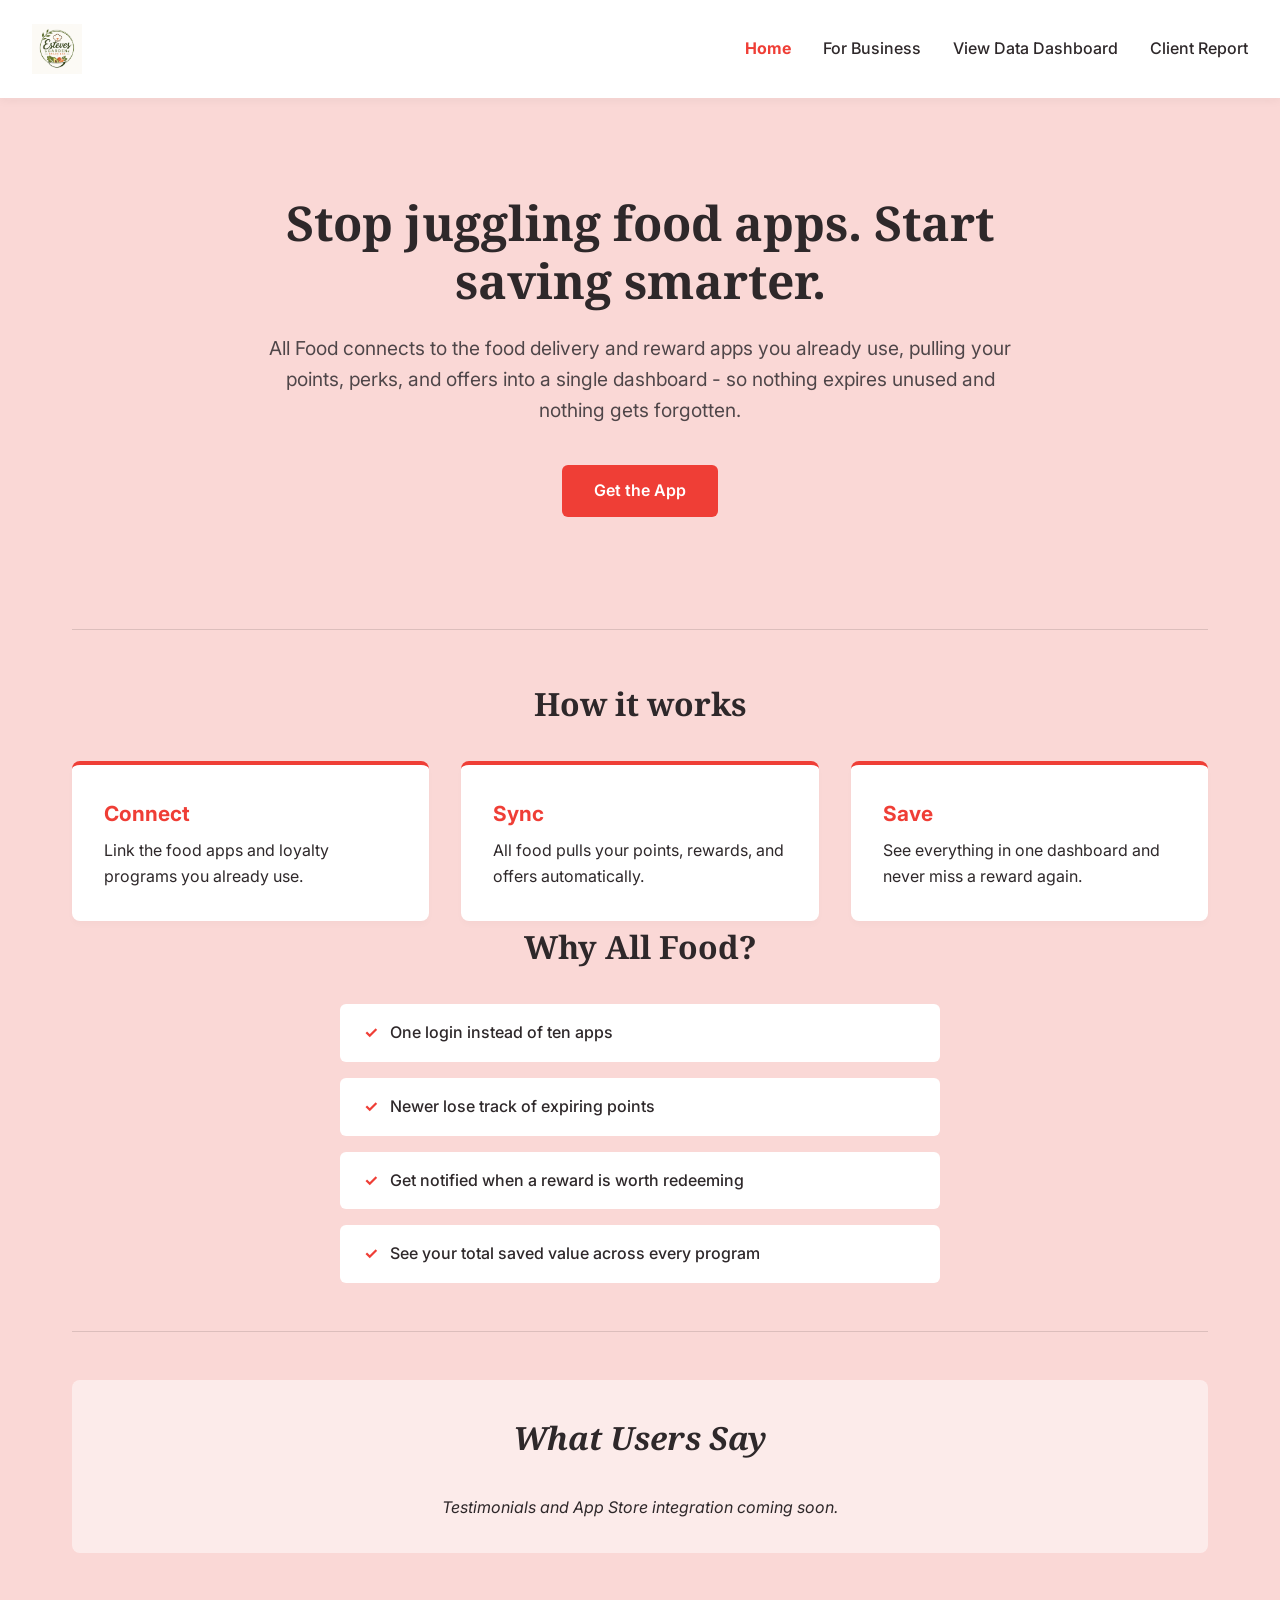
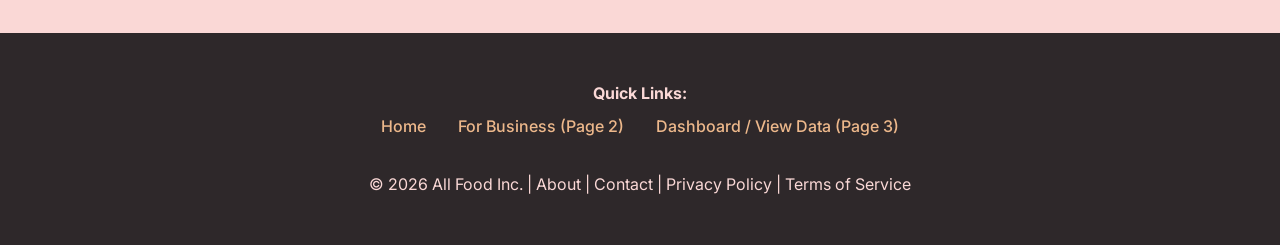
<file: index.html>
<!DOCTYPE html>
<html lang="en">
<head>
    <meta charset="UTF-8">
    <meta name="viewport" content="width=device-width, initial-scale=1.0">
    <link rel="stylesheet" href="styles.css">
    <title>All Food - Your Rewards, All in One Place</title>
    <link rel="preconnect" href="https://fonts.googleapis.com">
    <link rel="preconnect" href="https://fonts.gstatic.com" crossorigin="">
    <link href="https://fonts.googleapis.com/css2?family=Inter:wght@400;600&family=Noto+Serif:wght@700&display=swap"
        rel="stylesheet">
</head>
<body>

    <header>
        <!-- Website Logo -->
         <a href="index.html">
            <img src="images/logo.png" alt="All Food Logo - Star reward with fork and spoon circle layout">
         </a>
         <nav>
            <ul>
                <li><a href="index.html"><strong>Home</strong></a></li>
                <li><a href="signup.html">For Business</a></li>
                <li><a href="dashboard.html">View Data Dashboard</a></li>
                <li><a href="client-report.html">Client Report</a></li>
            </ul>
         </nav>
    </header>

    <main>
        <!-- Hero Section -->
         <section class="hero-section">
            <h1>Stop juggling food apps. Start saving smarter.</h1>
            <p>All Food connects to the food delivery and reward apps you already use, pulling your points, perks, and offers into a single dashboard - so nothing expires unused and nothing gets forgotten.</p>

            <!-- Primary CTA Button -->
             <div class="cta-container">
                <a href="#download" class="btn-primary">Get the App</a>
             </div>
         </section>

         <hr>

         <!-- How It Works Section (Ordered Sequence) -->
          <section class="how-it-works">
            <h2>How it works</h2>
            <ol>
                <li>
                    <strong>Connect</strong>
                    <p>Link the food apps and loyalty programs you already use.</p>
                </li>
                <li>
                    <strong>Sync</strong>
                    <p>All food pulls your points, rewards, and offers automatically.</p>
                </li>
                <li>
                    <strong>Save</strong>
                    <p>See everything in one dashboard and never miss a reward again.</p>
                </li>
            </ol>
          </section>


        <!-- Feature Benefits Section (Unordered List) -->
         <section class="why-choose-us">
            <h2>Why All Food?</h2>
            <ul>
                <li>One login instead of ten apps</li>
                <li>Newer lose track of expiring points</li>
                <li>Get notified when a reward is worth redeeming</li>
                <li>See your total saved value across every program</li>
            </ul>
         </section>


         <hr>


         <!-- Social Proof Section -->
          <section class="social-proof">
            <h2>What Users Say</h2>
            <!-- Reserve space for testimonials, app store rating badge, press mentions once available -->
            <!-- Do not publish placeholder quotes as if real — left blank until actual feedback is received -->
             <p><em>Testimonials and App Store integration coming soon.</em></p>
          </section>
    </main>

    <footer>
        <nav>
            <p><strong>Quick Links:</strong></p>
            <ul>
                <li><a href="index.html">Home</a></li>
                <li><a href="signup.html">For Business (Page 2)</a></li>
                <li><a href="dashboard.html">Dashboard / View Data (Page 3)</a></li>
            </ul>
        </nav>
        <p>&copy; 2026 All Food Inc. | About | Contact | Privacy Policy | Terms of Service</p>
    </footer>
    
</body>
</html>
</file>
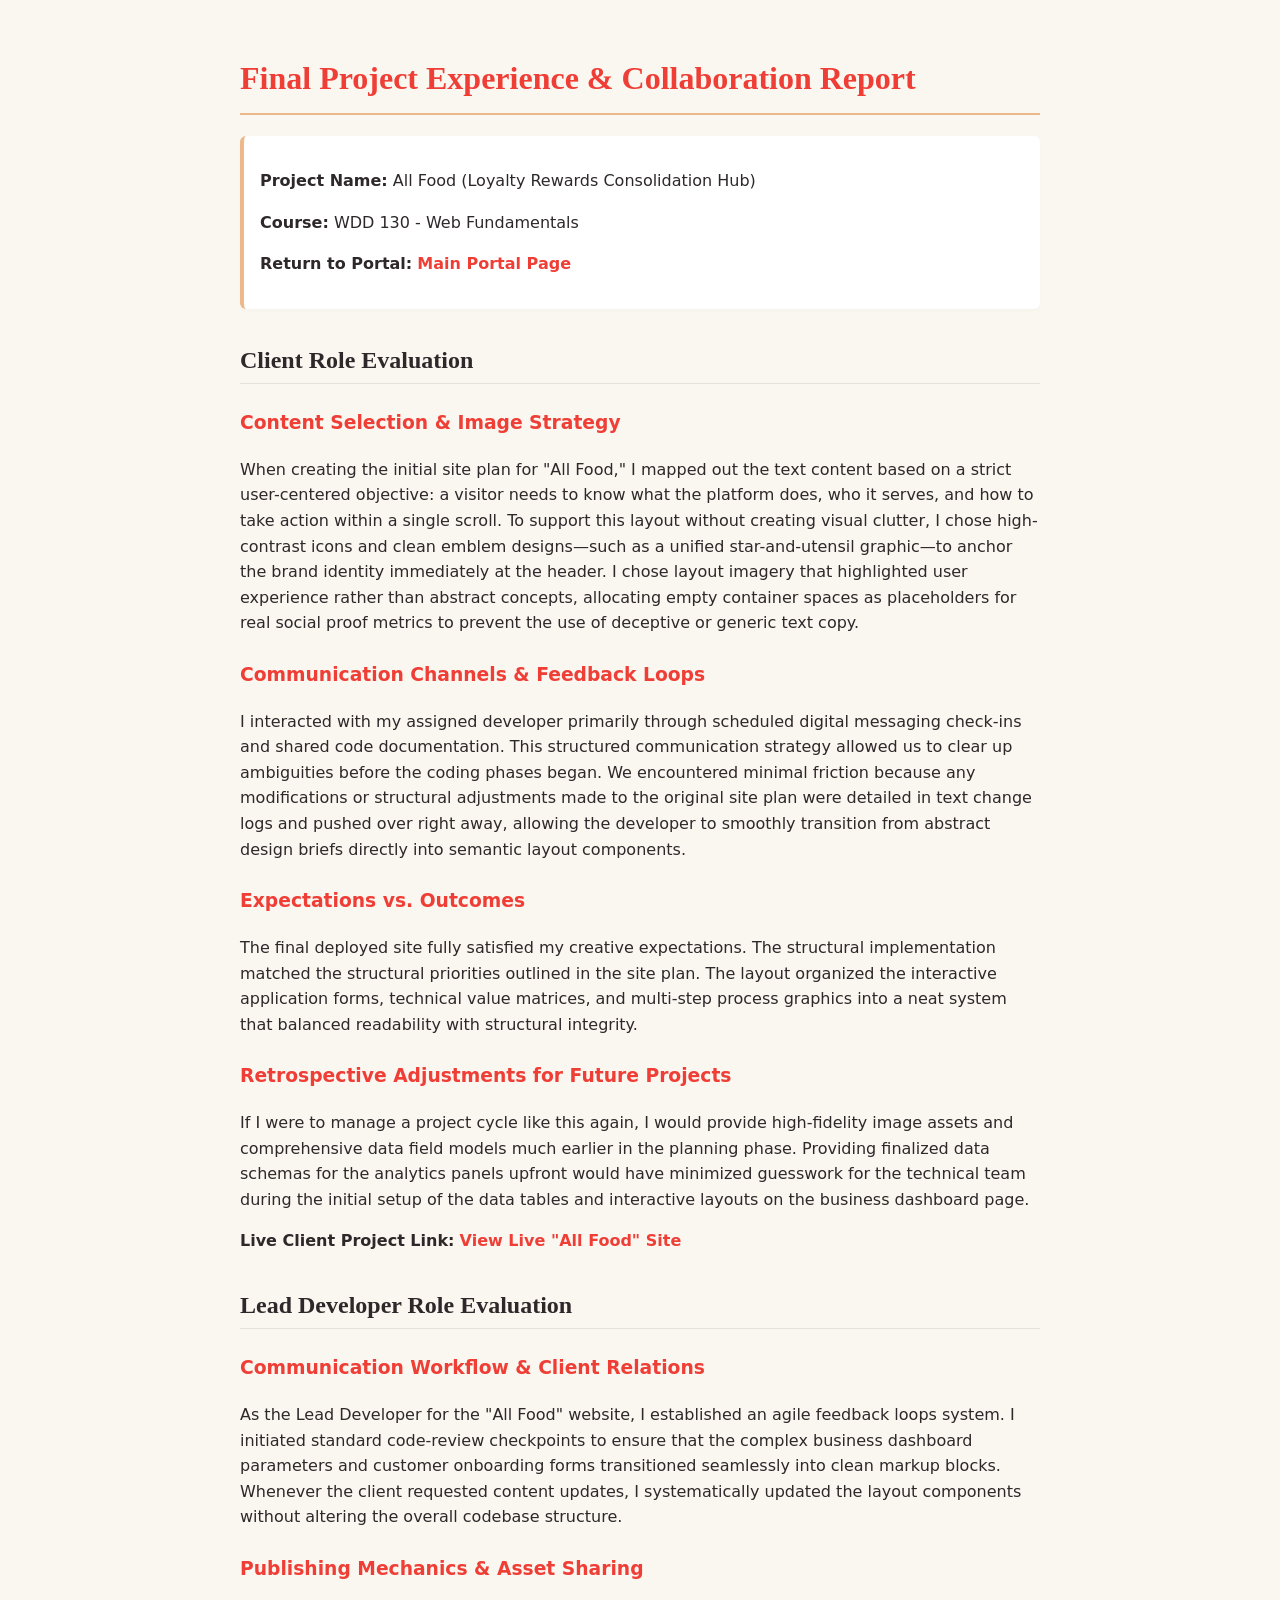
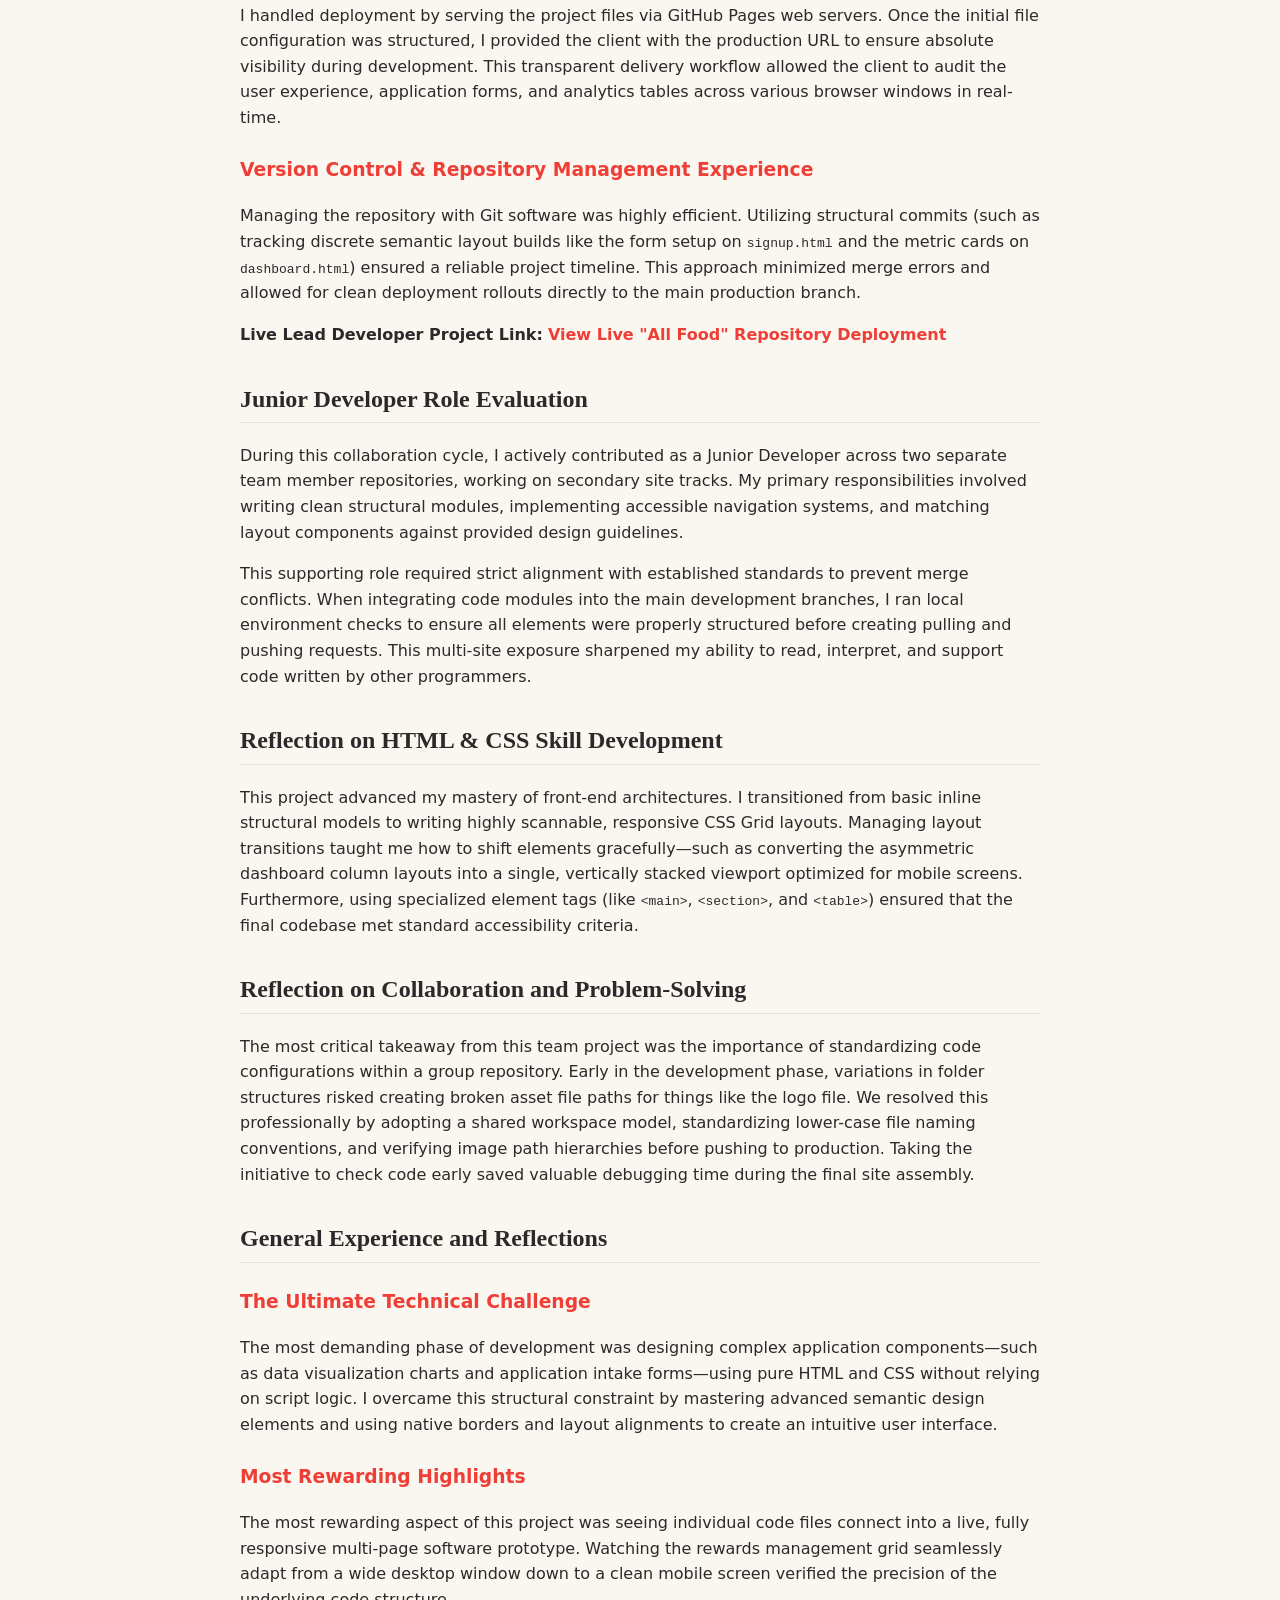
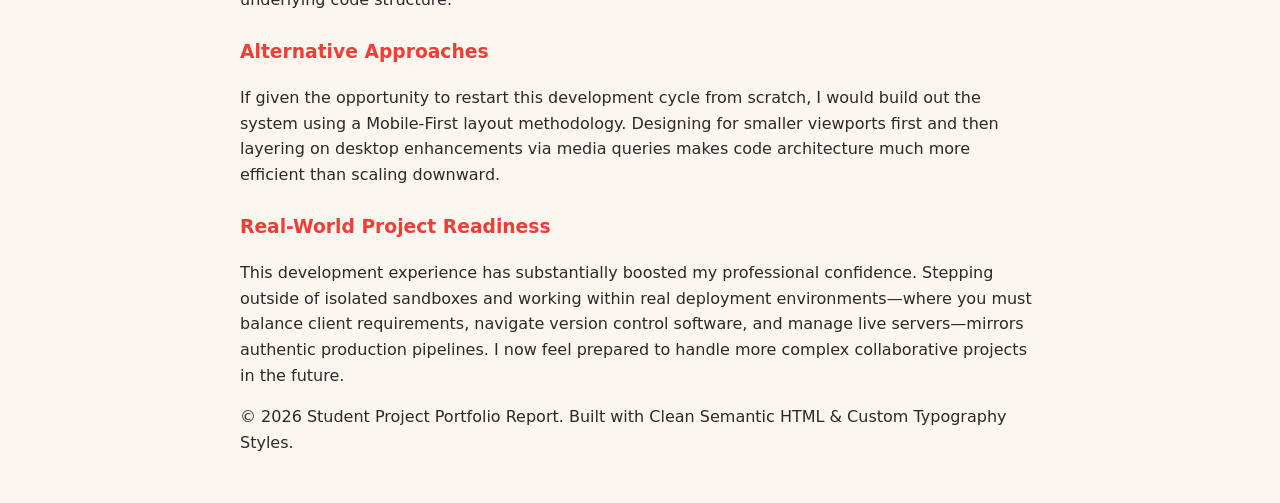
<file: client-report.html>
<!DOCTYPE html>
<html lang="en">

<head>
    <meta charset="UTF-8">
    <meta name="viewport" content="width=device-width, initial-scale=1.0">
    <title>Client & Developer Experience Report - All Food</title>
    <style>
        body {
            font-family: 'Inter', system-ui, -apple-system, sans-serif;
            line-height: 1.6;
            color: #2E282A;
            max-width: 800px;
            margin: 0 auto;
            padding: 2rem 1rem;
            background-color: #FAF6F0;
        }

        h1 {
            font-family: 'Noto Serif', Georgia, serif;
            color: #EF3E36;
            border-bottom: 2px solid #EDB88B;
            padding-bottom: 0.5rem;
        }

        h2 {
            font-family: 'Noto Serif', Georgia, serif;
            color: #2E282A;
            margin-top: 2rem;
            border-bottom: 1px solid rgba(46, 40, 42, 0.1);
            padding-bottom: 0.25rem;
        }

        h3 {
            color: #EF3E36;
            margin-top: 1.5rem;
        }

        p,
        ul,
        ol {
            margin-bottom: 1rem;
        }

        ul,
        ol {
            padding-left: 1.5rem;
        }

        a {
            color: #EF3E36;
            text-decoration: none;
            font-weight: bold;
        }

        a:hover {
            text-decoration: underline;
        }

        .meta-box {
            background-color: #FFFFFF;
            padding: 1rem;
            border-radius: 6px;
            border-left: 4px solid #EDB88B;
            margin-bottom: 2rem;
            box-shadow: 0 2px 4px rgba(0, 0, 0, 0.02);
        }
    </style>
</head>

<body>

    <header>
        <h1>Final Project Experience & Collaboration Report</h1>
        <div class="meta-box">
            <p><strong>Project Name:</strong> All Food (Loyalty Rewards Consolidation Hub)</p>
            <p><strong>Course:</strong> WDD 130 - Web Fundamentals</p>
            <p><strong>Return to Portal:</strong> <a href="index.html">Main Portal Page</a></p>
        </div>
    </header>

    <main>
        <h2>Client Role Evaluation</h2>

        <h3>Content Selection & Image Strategy</h3>
        <p>When creating the initial site plan for "All Food," I mapped out the text content based on a strict
            user-centered objective: a visitor needs to know what the platform does, who it serves, and how to take
            action within a single scroll. To support this layout without creating visual clutter, I chose high-contrast
            icons and clean emblem designs—such as a unified star-and-utensil graphic—to anchor the brand identity
            immediately at the header. I chose layout imagery that highlighted user experience rather than abstract
            concepts, allocating empty container spaces as placeholders for real social proof metrics to prevent the use
            of deceptive or generic text copy.</p>

        <h3>Communication Channels & Feedback Loops</h3>
        <p>I interacted with my assigned developer primarily through scheduled digital messaging check-ins and shared
            code documentation. This structured communication strategy allowed us to clear up ambiguities before the
            coding phases began. We encountered minimal friction because any modifications or structural adjustments
            made to the original site plan were detailed in text change logs and pushed over right away, allowing the
            developer to smoothly transition from abstract design briefs directly into semantic layout components.</p>

        <h3>Expectations vs. Outcomes</h3>
        <p>The final deployed site fully satisfied my creative expectations. The structural implementation matched the
            structural priorities outlined in the site plan. The layout organized the interactive application forms,
            technical value matrices, and multi-step process graphics into a neat system that balanced readability with
            structural integrity.</p>

        <h3>Retrospective Adjustments for Future Projects</h3>
        <p>If I were to manage a project cycle like this again, I would provide high-fidelity image assets and
            comprehensive data field models much earlier in the planning phase. Providing finalized data schemas for the
            analytics panels upfront would have minimized guesswork for the technical team during the initial setup of
            the data tables and interactive layouts on the business dashboard page.</p>

        <p><strong>Live Client Project Link:</strong> <a href="[Insert Your Live Client/All-Food Site URL Here]"
                target="_blank">View Live "All Food" Site</a></p>


        <h2>Lead Developer Role Evaluation</h2>

        <h3>Communication Workflow & Client Relations</h3>
        <p>As the Lead Developer for the "All Food" website, I established an agile feedback loops system. I initiated
            standard code-review checkpoints to ensure that the complex business dashboard parameters and customer
            onboarding forms transitioned seamlessly into clean markup blocks. Whenever the client requested content
            updates, I systematically updated the layout components without altering the overall codebase structure.</p>

        <h3>Publishing Mechanics & Asset Sharing</h3>
        <p>I handled deployment by serving the project files via GitHub Pages web servers. Once the initial file
            configuration was structured, I provided the client with the production URL to ensure absolute visibility
            during development. This transparent delivery workflow allowed the client to audit the user experience,
            application forms, and analytics tables across various browser windows in real-time.</p>

        <h3>Version Control & Repository Management Experience</h3>
        <p>Managing the repository with Git software was highly efficient. Utilizing structural commits (such as
            tracking discrete semantic layout builds like the form setup on <code>signup.html</code> and the metric
            cards on <code>dashboard.html</code>) ensured a reliable project timeline. This approach minimized merge
            errors and allowed for clean deployment rollouts directly to the main production branch.</p>

        <p><strong>Live Lead Developer Project Link:</strong> <a href="[Insert Your Lead Dev Site URL Here]"
                target="_blank">View Live "All Food" Repository Deployment</a></p>


        <h2>Junior Developer Role Evaluation</h2>
        <p>During this collaboration cycle, I actively contributed as a Junior Developer across two separate team member
            repositories, working on secondary site tracks. My primary responsibilities involved writing clean
            structural modules, implementing accessible navigation systems, and matching layout components against
            provided design guidelines.</p>
        <p>This supporting role required strict alignment with established standards to prevent merge conflicts. When
            integrating code modules into the main development branches, I ran local environment checks to ensure all
            elements were properly structured before creating pulling and pushing requests. This multi-site exposure
            sharpened my ability to read, interpret, and support code written by other programmers.</p>


        <h2>Reflection on HTML & CSS Skill Development</h2>
        <p>This project advanced my mastery of front-end architectures. I transitioned from basic inline structural
            models to writing highly scannable, responsive CSS Grid layouts. Managing layout transitions taught me how
            to shift elements gracefully—such as converting the asymmetric dashboard column layouts into a single,
            vertically stacked viewport optimized for mobile screens. Furthermore, using specialized element tags (like
            <code>&lt;main&gt;</code>, <code>&lt;section&gt;</code>, and <code>&lt;table&gt;</code>) ensured that the
            final codebase met standard accessibility criteria.</p>


        <h2>Reflection on Collaboration and Problem-Solving</h2>
        <p>The most critical takeaway from this team project was the importance of standardizing code configurations
            within a group repository. Early in the development phase, variations in folder structures risked creating
            broken asset file paths for things like the logo file. We resolved this professionally by adopting a shared
            workspace model, standardizing lower-case file naming conventions, and verifying image path hierarchies
            before pushing to production. Taking the initiative to check code early saved valuable debugging time during
            the final site assembly.</p>


        <h2>General Experience and Reflections</h2>

        <h3>The Ultimate Technical Challenge</h3>
        <p>The most demanding phase of development was designing complex application components—such as data
            visualization charts and application intake forms—using pure HTML and CSS without relying on script logic. I
            overcame this structural constraint by mastering advanced semantic design elements and using native borders
            and layout alignments to create an intuitive user interface.</p>

        <h3>Most Rewarding Highlights</h3>
        <p>The most rewarding aspect of this project was seeing individual code files connect into a live, fully
            responsive multi-page software prototype. Watching the rewards management grid seamlessly adapt from a wide
            desktop window down to a clean mobile screen verified the precision of the underlying code structure.</p>

        <h3>Alternative Approaches</h3>
        <p>If given the opportunity to restart this development cycle from scratch, I would build out the system using a
            Mobile-First layout methodology. Designing for smaller viewports first and then layering on desktop
            enhancements via media queries makes code architecture much more efficient than scaling downward.</p>

        <h3>Real-World Project Readiness</h3>
        <p>This development experience has substantially boosted my professional confidence. Stepping outside of
            isolated sandboxes and working within real deployment environments—where you must balance client
            requirements, navigate version control software, and manage live servers—mirrors authentic production
            pipelines. I now feel prepared to handle more complex collaborative projects in the future.</p>
    </main>

    <footer>
        <p>&copy; 2026 Student Project Portfolio Report. Built with Clean Semantic HTML & Custom Typography Styles.</p>
    </footer>

</body>

</html>
</file>
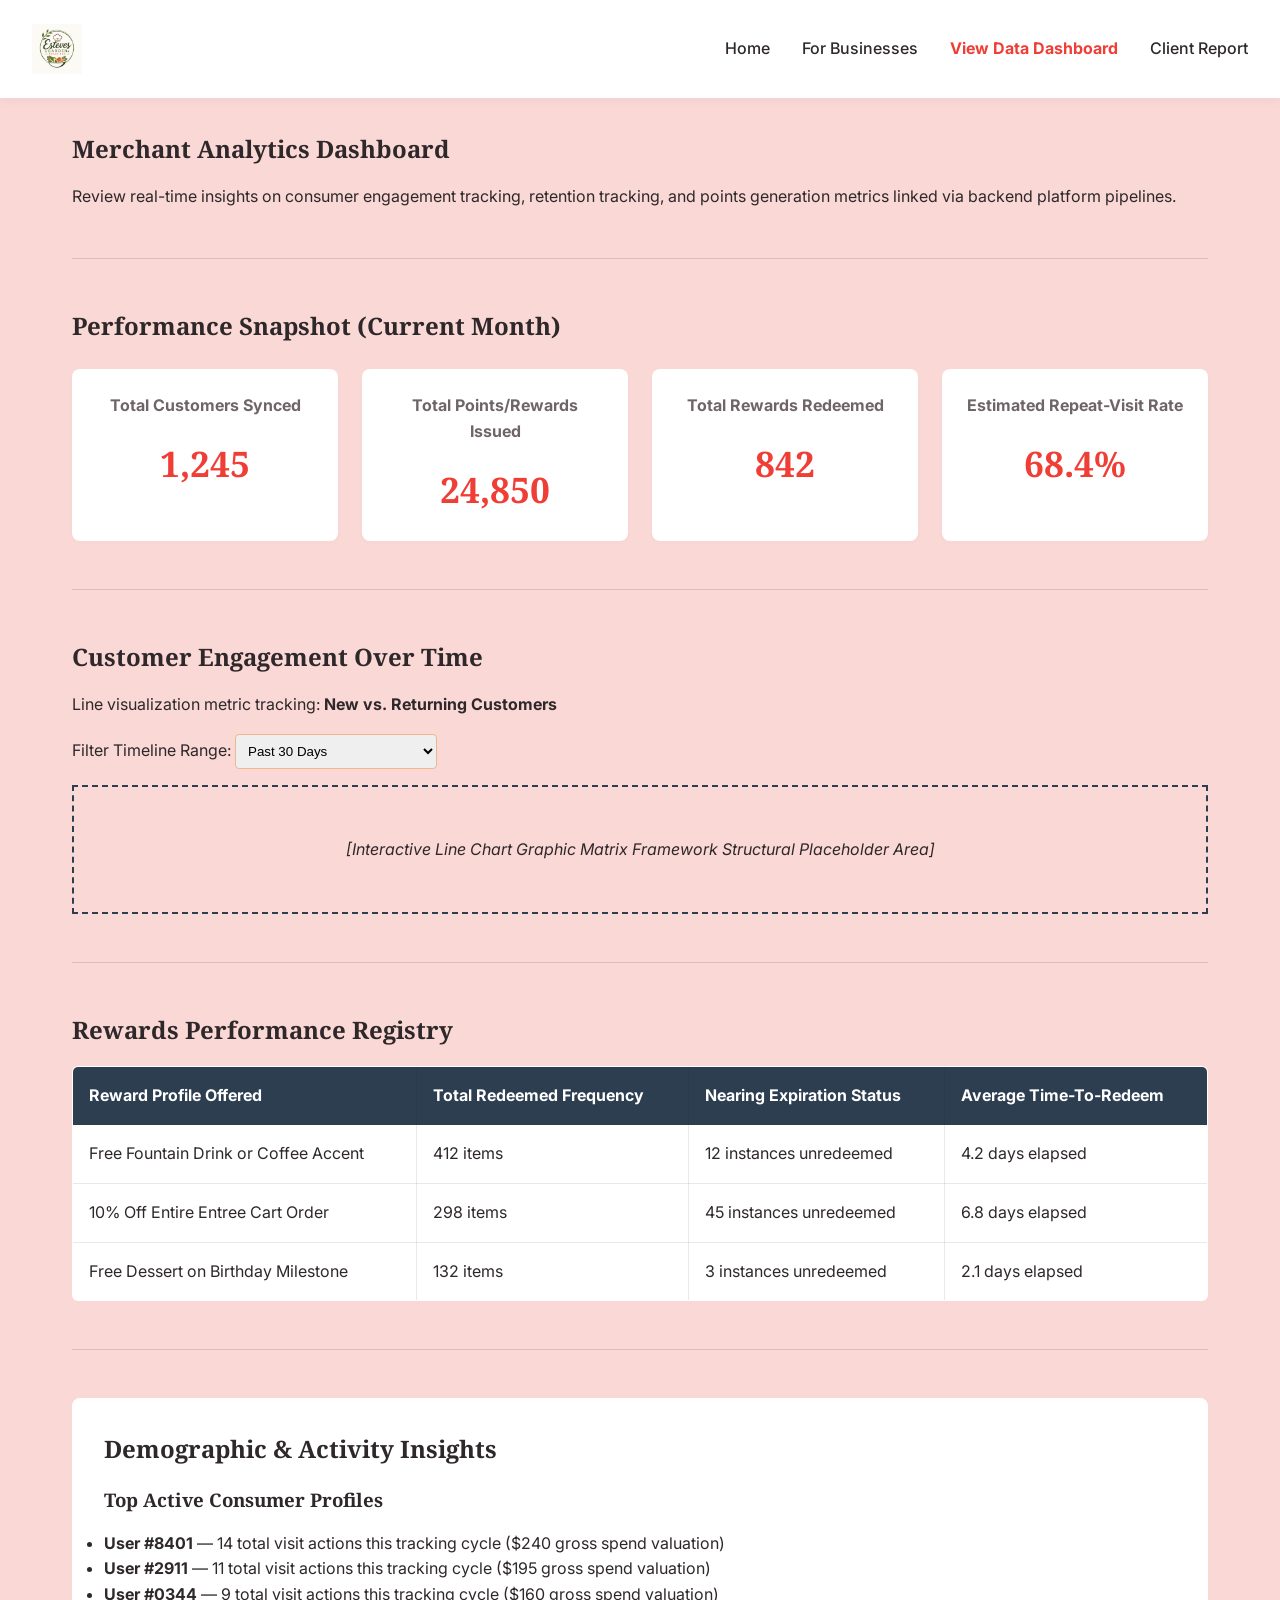
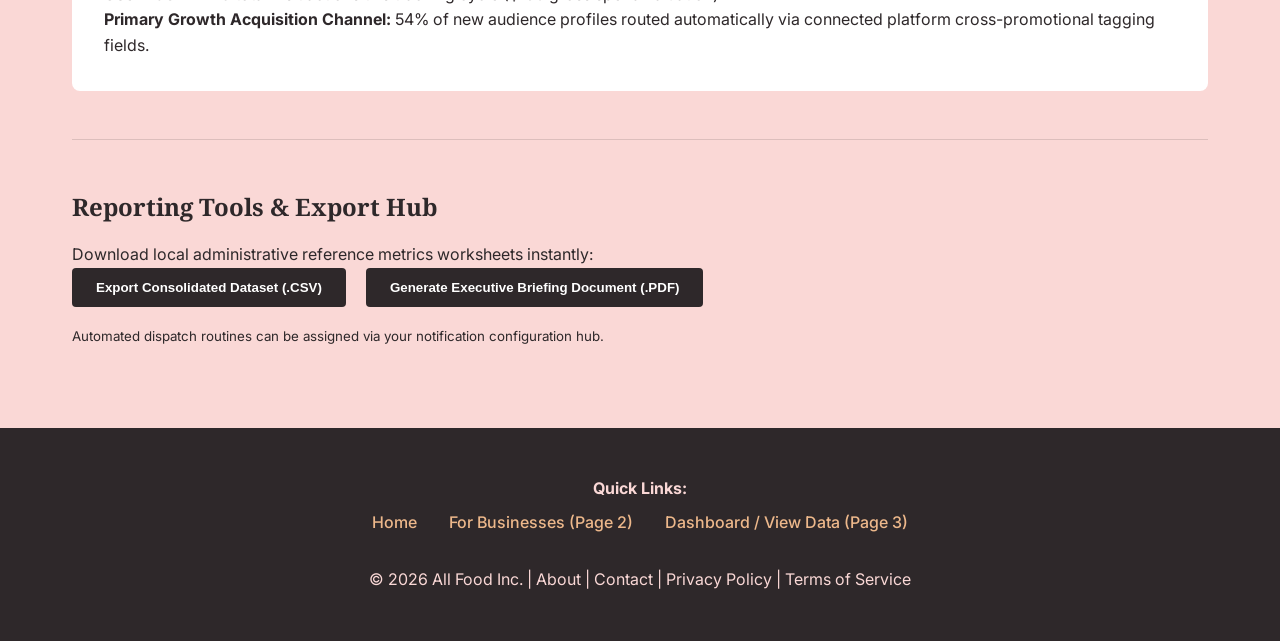
<file: dashboard.html>
<!DOCTYPE html>
<html lang="en">

<head>
    <meta charset="UTF-8">
    <meta name="viewport" content="width=device-width, initial-scale=1.0">
    <link rel="stylesheet" href="styles.css">
    <title>Business Analytics Dashboard - All Food</title>
    <link rel="preconnect" href="https://fonts.googleapis.com">
    <link rel="preconnect" href="https://fonts.gstatic.com" crossorigin>
    <link href="https://fonts.googleapis.com/css2?family=Inter:wght@400;600&family=Noto+Serif:wght@700&display=swap"
        rel="stylesheet">
</head>

<body>

    <header>
        <a href="index.html">
            <img src="images/logo.png" alt="All Food Logo" width="150">
        </a>
        <nav>
            <ul>
                <li><a href="index.html">Home</a></li>
                <li><a href="signup.html">For Businesses</a></li>
                <li><a href="dashboard.html"><strong>View Data Dashboard</strong></a></li>
                <li><a href="client-report.html">Client Report</a></li>
            </ul>
        </nav>
    </header>

    <main>
        <section class="dashboard-intro">
            <h1>Merchant Analytics Dashboard</h1>
            <p>Review real-time insights on consumer engagement tracking, retention tracking, and points generation
                metrics linked via backend platform pipelines.</p>
        </section>

        <hr>

        <!-- 1. Overview Summary Bar Component -->
        <section class="summary-metrics">
            <h2>Performance Snapshot (Current Month)</h2>
            <div class="metrics-grid">
                <article class="card">
                    <h3>Total Customers Synced</h3>
                    <p class="metric-value">1,245</p>
                </article>

                <article class="card">
                    <h3>Total Points/Rewards Issued</h3>
                    <p class="metric-value">24,850</p>
                </article>

                <article class="card">
                    <h3>Total Rewards Redeemed</h3>
                    <p class="metric-value">842</p>
                </article>

                <article class="card">
                    <h3>Estimated Repeat-Visit Rate</h3>
                    <p class="metric-value">68.4%</p>
                </article>
            </div>
        </section>

        <hr>

        <!-- 2. Customer Engagement Interactive Visualization Area -->
        <section class="chart-container">
            <h2>Customer Engagement Over Time</h2>
            <p>Line visualization metric tracking: <strong>New vs. Returning Customers</strong></p>

            <div class="controls-placeholder">
                <label for="date-range">Filter Timeline Range:</label>
                <select id="date-range">
                    <option value="7">Past 7 Days</option>
                    <option value="30" selected>Past 30 Days</option>
                    <option value="custom">Custom Date Range Range</option>
                </select>
            </div>

            <!-- Visual Layout Chart Component Block Area Mock -->
            <div id="engagement-chart-graphic"
                style="border: 2px dashed #2C3E50; padding: 50px; text-align: center; margin-top: 15px;">
                <p><em>[Interactive Line Chart Graphic Matrix Framework Structural Placeholder Area]</em></p>
            </div>
        </section>

        <hr>

        <!-- 3. Rewards Performance Data Processing Grid Table -->
        <section class="performance-table-container">
            <h2>Rewards Performance Registry</h2>
            <table border="1" style="border-collapse: collapse; width: 100%; text-align: left;">
                <thead>
                    <tr style="background-color: #2C3E50; color: #FFFFFF;">
                        <th>Reward Profile Offered</th>
                        <th>Total Redeemed Frequency</th>
                        <th>Nearing Expiration Status</th>
                        <th>Average Time-To-Redeem</th>
                    </tr>
                </thead>
                <tbody>
                    <tr>
                        <td>Free Fountain Drink or Coffee Accent</td>
                        <td>412 items</td>
                        <td>12 instances unredeemed</td>
                        <td>4.2 days elapsed</td>
                    </tr>
                    <tr>
                        <td>10% Off Entire Entree Cart Order</td>
                        <td>298 items</td>
                        <td>45 instances unredeemed</td>
                        <td>6.8 days elapsed</td>
                    </tr>
                    <tr>
                        <td>Free Dessert on Birthday Milestone</td>
                        <td>132 items</td>
                        <td>3 instances unredeemed</td>
                        <td>2.1 days elapsed</td>
                    </tr>
                </tbody>
            </table>
        </section>

        <hr>

        <!-- 4. Deep Analytical Customer Insights Registry Block -->
        <section class="insights-panel">
            <h2>Demographic & Activity Insights</h2>
            <h3>Top Active Consumer Profiles</h3>
            <ul>
                <li><strong>User #8401</strong> — 14 total visit actions this tracking cycle ($240 gross spend
                    valuation)</li>
                <li><strong>User #2911</strong> — 11 total visit actions this tracking cycle ($195 gross spend
                    valuation)</li>
                <li><strong>User #0344</strong> — 9 total visit actions this tracking cycle ($160 gross spend valuation)
                </li>
            </ul>
            <p><strong>Primary Growth Acquisition Channel:</strong> 54% of new audience profiles routed automatically
                via connected platform cross-promotional tagging fields.</p>
        </section>

        <hr>

        <!-- 5. Data Pipeline File Export Framework Core -->
        <section class="export-actions">
            <h2>Reporting Tools & Export Hub</h2>
            <p>Download local administrative reference metrics worksheets instantly:</p>
            <button type="button">Export Consolidated Dataset (.CSV)</button>
            <button type="button">Generate Executive Briefing Document (.PDF)</button>
            <p><small>Automated dispatch routines can be assigned via your notification configuration hub.</small></p>
        </section>
    </main>

    <footer>
        <nav>
            <p><strong>Quick Links:</strong></p>
            <ul>
                <li><a href="index.html">Home</a></li>
                <li><a href="signup.html">For Businesses (Page 2)</a></li>
                <li><a href="dashboard.html">Dashboard / View Data (Page 3)</a></li>
            </ul>
        </nav>
        <p>&copy; 2026 All Food Inc. | About | Contact | Privacy Policy | Terms of Service</p>
    </footer>

</body>

</html>
</file>
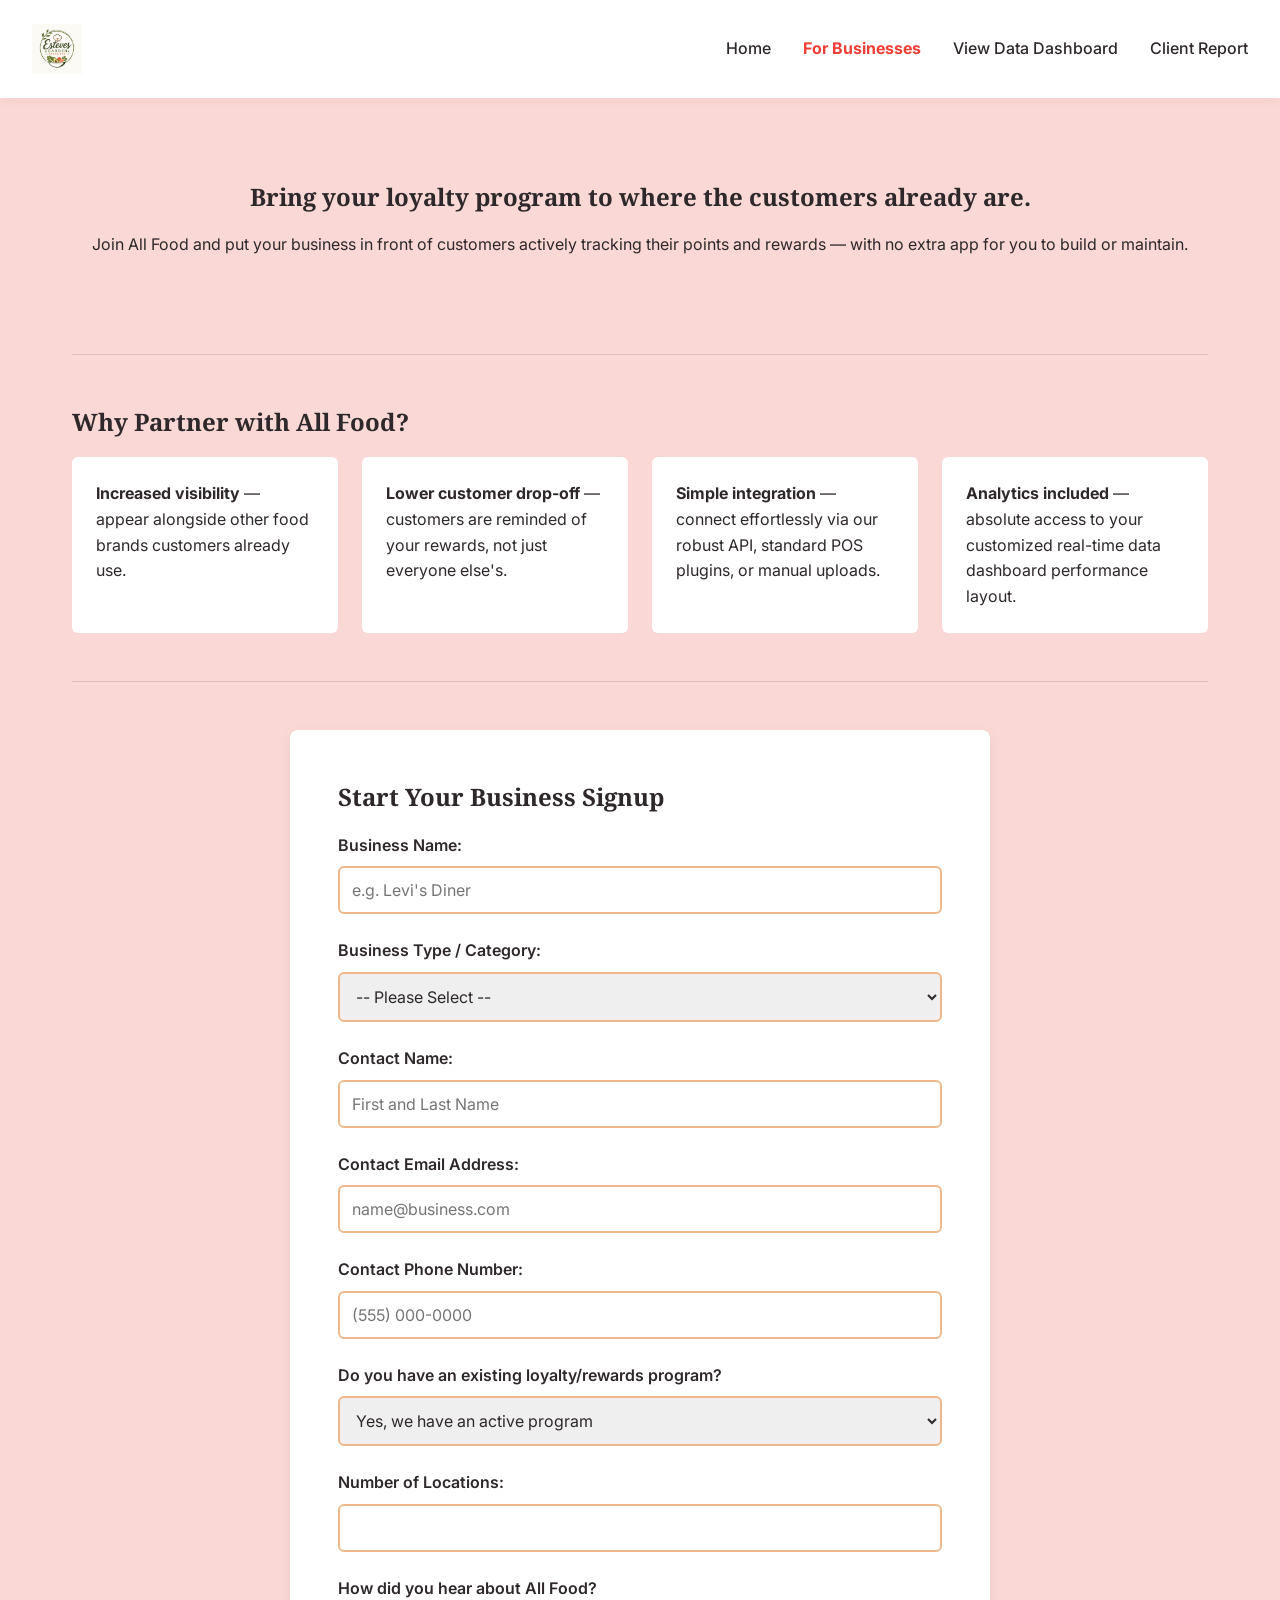
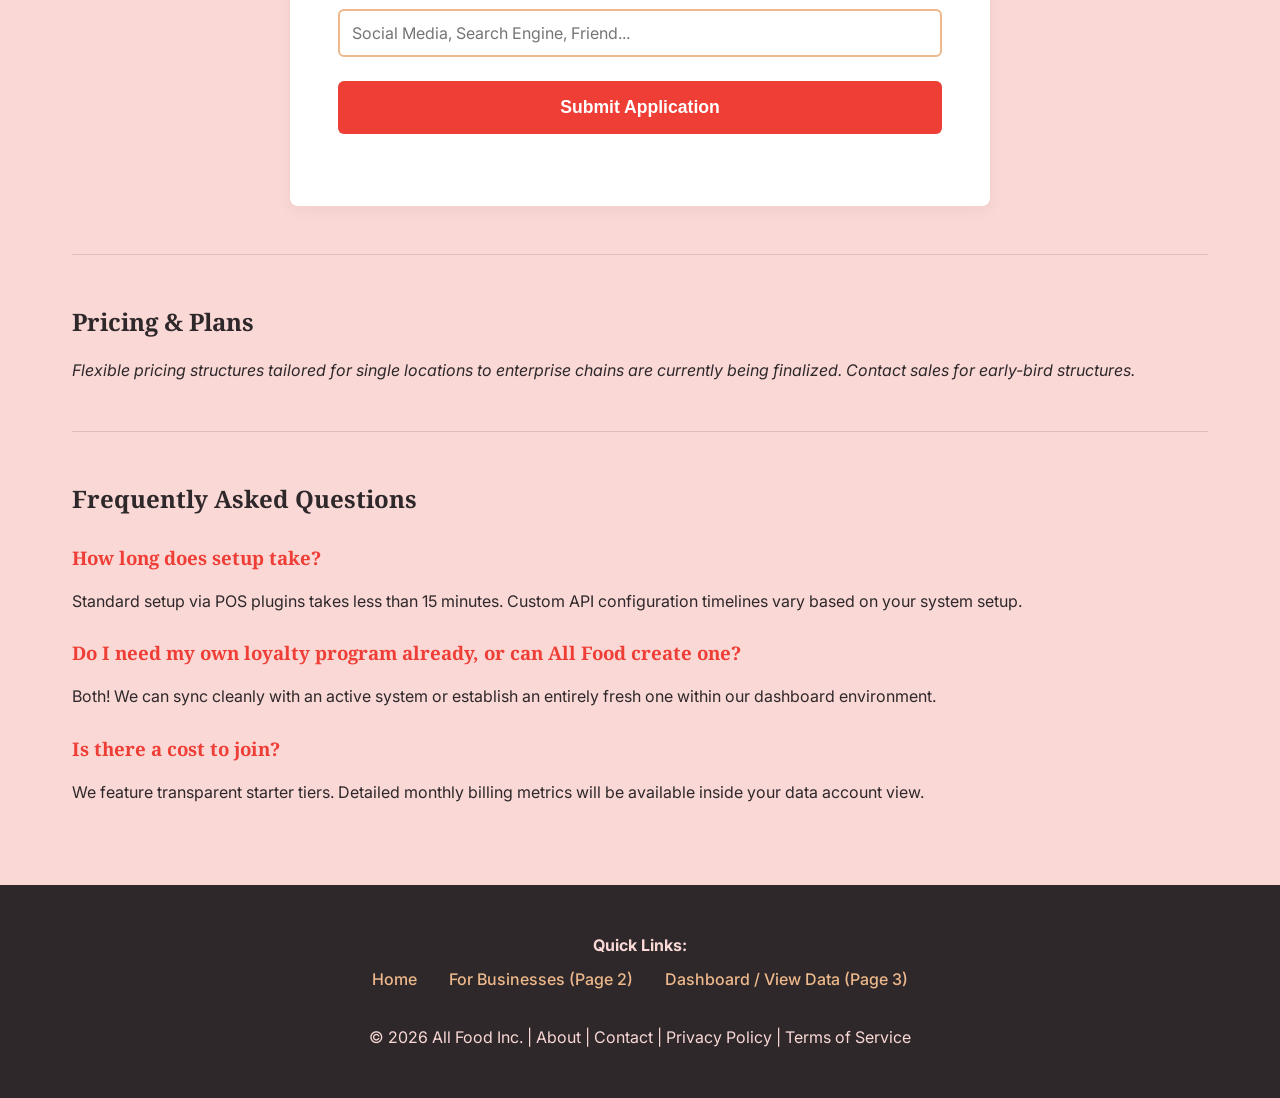
<file: signup.html>
<!DOCTYPE html>
<html lang="en">
<head>
    <meta charset="UTF-8">
    <meta name="viewport" content="width=device-width, initial-scale=1.0">
    <link rel="stylesheet" href="styles.css">
    <title>Sign Up Your Business - All Food</title>
    <link rel="preconnect" href="https://fonts.googleapis.com">
    <link rel="preconnect" href="https://fonts.gstatic.com" crossorigin>
    <link href="https://fonts.googleapis.com/css2?family=Inter:wght@400;600&family=Noto+Serif:wght@700&display=swap" rel="stylesheet">
</head>
<body>

    <header>
        <a href="index.html">
            <img src="images/logo.png" alt="All Food Logo" width="150">
        </a>
        <nav>
            <ul>
                <li><a href="index.html">Home</a></li>
                <li><a href="signup.html"><strong>For Businesses</strong></a></li>
                <li><a href="dashboard.html">View Data Dashboard</a></li>
                <li><a href="client-report.html">Client Report</a></li>
            </ul>
        </nav>
    </header>

    <main>
        <!-- Business Hero Section -->
        <section class="business-hero">
            <h1>Bring your loyalty program to where the customers already are.</h1>
            <p>Join All Food and put your business in front of customers actively tracking their points and rewards — with no extra app for you to build or maintain.</p>
        </section>

        <hr>

        <!-- Merchant Value Proposition -->
        <section class="value-prop">
            <h2>Why Partner with All Food?</h2>
            <ul>
                <li><strong>Increased visibility</strong> — appear alongside other food brands customers already use.</li>
                <li><strong>Lower customer drop-off</strong> — customers are reminded of your rewards, not just everyone else's.</li>
                <li><strong>Simple integration</strong> — connect effortlessly via our robust API, standard POS plugins, or manual uploads.</li>
                <li><strong>Analytics included</strong> — absolute access to your customized real-time data dashboard performance layout.</li>
            </ul>
        </section>

        <hr>

        <!-- Merchant Intake Form Section -->
        <section class="signup-form-container">
            <h2>Start Your Business Signup</h2>
            <form action="#" method="POST">
                
                <p>
                    <label for="biz-name">Business Name:</label>
                    <input type="text" id="biz-name" name="business_name" required placeholder="e.g. Levi's Diner">
                </p>

                <p>
                    <label for="biz-type">Business Type / Category:</label>
                    <select id="biz-type" name="business_type" required>
                        <option value="">-- Please Select --</option>
                        <option value="restaurant">Restaurant</option>
                        <option value="cafe">Cafe / Coffee Shop</option>
                        <option value="food-truck">Food Truck</option>
                        <option value="other">Other Food/Beverage</option>
                    </select>
                </p>

                <p>
                    <label for="contact-name">Contact Name:</label>
                    <input type="text" id="contact-name" name="contact_name" required placeholder="First and Last Name">
                </p>

                <p>
                    <label for="contact-email">Contact Email Address:</label>
                    <input type="email" id="contact-email" name="contact_email" required placeholder="name@business.com">
                </p>

                <p>
                    <label for="contact-phone">Contact Phone Number:</label>
                    <input type="tel" id="contact-phone" name="contact_phone" required placeholder="(555) 000-0000">
                </p>

                <p>
                    <label for="existing-program">Do you have an existing loyalty/rewards program?</label>
                    <select id="existing-program" name="existing_loyalty">
                        <option value="yes">Yes, we have an active program</option>
                        <option value="no">No, we need to create one</option>
                    </select>
                </p>

                <p>
                    <label for="locations-count">Number of Locations:</label>
                    <input type="number" id="locations-count" name="locations_count" min="1" default="1" required>
                </p>

                <p>
                    <label for="referral-source">How did you hear about All Food?</label>
                    <input type="text" id="referral-source" name="referral_source" placeholder="Social Media, Search Engine, Friend...">
                </p>

                <p>
                    <button type="submit">Submit Application</button>
                </p>
            </form>
        </section>

        <hr>

        <!-- Pricing TBD Section -->
        <section class="pricing-tier">
            <h2>Pricing & Plans</h2>
            <!-- Numbers will not be published until tier configurations are formally finalized -->
            <p><em>Flexible pricing structures tailored for single locations to enterprise chains are currently being finalized. Contact sales for early-bird structures.</em></p>
        </section>

        <hr>

        <!-- Merchant Frequently Asked Questions -->
        <section class="faqs">
            <h2>Frequently Asked Questions</h2>
            
            <h3>How long does setup take?</h3>
            <p>Standard setup via POS plugins takes less than 15 minutes. Custom API configuration timelines vary based on your system setup.</p>

            <h3>Do I need my own loyalty program already, or can All Food create one?</h3>
            <p>Both! We can sync cleanly with an active system or establish an entirely fresh one within our dashboard environment.</p>

            <h3>Is there a cost to join?</h3>
            <p>We feature transparent starter tiers. Detailed monthly billing metrics will be available inside your data account view.</p>
        </section>
    </main>

    <footer>
        <nav>
            <p><strong>Quick Links:</strong></p>
            <ul>
                <li><a href="index.html">Home</a></li>
                <li><a href="signup.html">For Businesses (Page 2)</a></li>
                <li><a href="dashboard.html">Dashboard / View Data (Page 3)</a></li>
            </ul>
        </nav>
        <p>&copy; 2026 All Food Inc. | About | Contact | Privacy Policy | Terms of Service</p>
    </footer>

</body>
</html>
</file>
<file: styles.css>
/* ==========================================================================
   1. GLOBAL RESET & BASE STYLES
   ========================================================================== */
* {
    margin: 0;
    padding: 0;
    box-sizing: border-box;
}

body {
    font-family: 'Inter', sans-serif;
    /* Site plan body font */
    background-color: #FAD8D6;
    /* Warm accent background tint */
    color: #2E282A;
    /* Charcoal dark text */
    line-height: 1.6;
}

h1,
h2,
h3 {
    font-family: 'Noto Serif', serif;
    /* Site plan heading font */
    color: #2E282A;
    margin-bottom: 1rem;
}

hr {
    border: 0;
    height: 1px;
    background: rgba(46, 40, 42, 0.15);
    margin: 3rem 0;
}

/* ==========================================================================
   2. REUSABLE COMPONENTS & LAYOUT WRAPPERS
   ========================================================================== */
header,
main,
footer {
    max-width: 1200px;
    margin: 0 auto;
    padding: 0 2rem;
}

/* Common Button Styles */
.btn-primary,
.btn-secondary {
    display: inline-block;
    padding: 0.8rem 2rem;
    font-family: 'Inter', sans-serif;
    font-weight: 600;
    text-decoration: none;
    border-radius: 6px;
    transition: background-color 0.2s ease, transform 0.1s ease;
}

.btn-primary {
    background-color: #EF3E36;
    /* Brand red primary color */
    color: #FFFFFF;
}

.btn-primary:hover {
    background-color: #d13029;
}

.btn-secondary {
    background-color: #EDB88B;
    /* Secondary accent peach tone */
    color: #2E282A;
    margin-left: 1rem;
}

.btn-secondary:hover {
    background-color: #dfa374;
}

/* ==========================================================================
   3. NAVIGATION HEADER (FLEXBOX)
   ========================================================================== */
header {
    background-color: #FFFFFF;
    max-width: 100%;
    padding: 1.5rem 2rem;
    display: flex;
    justify-content: space-between;
    align-items: center;
    box-shadow: 0 2px 10px rgba(46, 40, 42, 0.05);
    margin-bottom: 2rem;
}

header img {
    display: block;
    max-height: 50px;
    width: auto;
}

nav ul {
    list-style: none;
    display: flex;
    gap: 2rem;
}

nav ul li a {
    text-decoration: none;
    color: #2E282A;
    font-weight: 500;
    transition: color 0.2s ease;
}

nav ul li a:hover,
nav ul li a strong {
    color: #EF3E36;
    /* Highlights active state */
}

/* ==========================================================================
   4. HOMEPAGE SPECIFIC STYLES (index.html)
   ========================================================================== */
.hero-section {
    text-align: center;
    padding: 4rem 1rem;
    max-width: 800px;
    margin: 0 auto;
}

.hero-section h1 {
    font-size: 3rem;
    line-height: 1.2;
    margin-bottom: 1.5rem;
}

.hero-section p {
    font-size: 1.2rem;
    color: #4f4649;
    margin-bottom: 2.5rem;
}

/* Grid Layout for Sequential Lists */
.how-it-works h2,
.why-choose-us h2,
.social-proof h2 {
    text-align: center;
    font-size: 2rem;
    margin-bottom: 2rem;
}

.how-it-works ol {
    list-style: none;
    display: grid;
    grid-template-columns: repeat(auto-fit, minmax(280px, 1fr));
    gap: 2rem;
}

.how-it-works li {
    background-color: #FFFFFF;
    padding: 2rem;
    border-radius: 8px;
    border-top: 4px solid #EF3E36;
    box-shadow: 0 4px 6px rgba(0, 0, 0, 0.02);
}

.how-it-works li strong {
    font-size: 1.3rem;
    display: block;
    margin-bottom: 0.5rem;
    color: #EF3E36;
}

/* Feature Checklists */
.why-choose-us ul {
    list-style: none;
    max-width: 600px;
    margin: 0 auto;
    display: grid;
    gap: 1rem;
}

.why-choose-us ul li {
    background-color: #FFFFFF;
    padding: 1rem 1.5rem;
    border-radius: 6px;
    position: relative;
    font-weight: 500;
}

/* Custom Bullet Check */
.why-choose-us ul li::before {
    content: "✓";
    color: #EF3E36;
    font-weight: bold;
    margin-right: 0.75rem;
}

.social-proof {
    text-align: center;
    background-color: rgba(255, 255, 255, 0.5);
    padding: 2rem;
    border-radius: 8px;
    font-style: italic;
}

/* ==========================================================================
   5. SIGNUP FORM SPECIFIC STYLES (signup.html)
   ========================================================================== */
.business-hero {
    text-align: center;
    padding: 3rem 1rem;
}

.value-prop ul {
    list-style: none;
    display: grid;
    grid-template-columns: repeat(auto-fit, minmax(240px, 1fr));
    gap: 1.5rem;
}

.value-prop li {
    background: #FFFFFF;
    padding: 1.5rem;
    border-radius: 6px;
}

/* Semantic Form Layout Formatting */
.signup-form-container {
    background-color: #FFFFFF;
    padding: 3rem;
    border-radius: 8px;
    max-width: 700px;
    margin: 0 auto;
    box-shadow: 0 4px 15px rgba(0, 0, 0, 0.05);
}

.signup-form-container form p {
    margin-bottom: 1.5rem;
}

.signup-form-container label {
    display: block;
    font-weight: 600;
    margin-bottom: 0.5rem;
}

.signup-form-container input[type="text"],
.signup-form-container input[type="email"],
.signup-form-container input[type="tel"],
.signup-form-container input[type="number"],
.signup-form-container select {
    width: 100%;
    padding: 0.75rem;
    border: 2px solid #EDB88B;
    border-radius: 6px;
    font-family: 'Inter', sans-serif;
    font-size: 1rem;
    color: #2E282A;
}

.signup-form-container input:focus,
.signup-form-container select:focus {
    outline: none;
    border-color: #EF3E36;
}

.signup-form-container button[type="submit"] {
    background-color: #EF3E36;
    color: white;
    border: none;
    padding: 1rem 2rem;
    font-size: 1.1rem;
    font-weight: 600;
    border-radius: 6px;
    cursor: pointer;
    width: 100%;
    transition: background-color 0.2s ease;
}

.signup-form-container button[type="submit"]:hover {
    background-color: #d13029;
}

.faqs h3 {
    margin-top: 1.5rem;
    color: #EF3E36;
}

/* ==========================================================================
   6. DASHBOARD SPECIFIC STYLES (dashboard.html)
   ========================================================================== */
.metrics-grid {
    display: grid;
    grid-template-columns: repeat(auto-fit, minmax(220px, 1fr));
    gap: 1.5rem;
    margin-top: 1.5rem;
}

.metrics-grid .card {
    background-color: #FFFFFF;
    padding: 1.5rem;
    border-radius: 8px;
    text-align: center;
    box-shadow: 0 2px 5px rgba(0, 0, 0, 0.02);
}

.metrics-grid .card h3 {
    font-size: 1rem;
    font-family: 'Inter', sans-serif;
    color: #6f6568;
}

.metrics-grid .metric-value {
    font-size: 2.2rem;
    font-family: 'Noto Serif', serif;
    font-weight: bold;
    color: #EF3E36;
    margin-top: 0.5rem;
}

/* Form Controls & Tables Inside Dashboard */
.controls-placeholder {
    margin: 1rem 0;
}

.controls-placeholder select {
    padding: 0.5rem;
    border-radius: 4px;
    border: 1px solid #EDB88B;
}

/* Styled HTML Responsive Table Matrix */
.performance-table-container {
    overflow-x: auto;
}

table {
    width: 100%;
    background-color: #FFFFFF;
    border-radius: 6px;
    overflow: hidden;
    margin-top: 1rem;
    box-shadow: 0 2px 5px rgba(0, 0, 0, 0.02);
}

table th,
table td {
    padding: 1rem;
    border: 1px solid rgba(46, 40, 42, 0.1) !important;
}

.insights-panel {
    background-color: #FFFFFF;
    padding: 2rem;
    border-radius: 8px;
}

.export-actions button {
    background-color: #2E282A;
    color: #FFFFFF;
    border: none;
    padding: 0.75rem 1.5rem;
    font-weight: 600;
    border-radius: 4px;
    cursor: pointer;
    margin-right: 1rem;
    margin-bottom: 1rem;
    transition: background-color 0.2s;
}

.export-actions button:hover {
    background-color: #EF3E36;
}

/* ==========================================================================
   7. FOOTER STYLES
   ========================================================================== */
footer {
    background-color: #2E282A;
    color: #FAD8D6;
    max-width: 100%;
    margin-top: 5rem;
    padding: 3rem 2rem;
    text-align: center;
}

footer nav p {
    margin-bottom: 0.5rem;
}

footer nav ul {
    justify-content: center;
    margin-bottom: 2rem;
}

footer nav ul li a {
    color: #EDB88B;
}

footer nav ul li a:hover {
    color: #FFFFFF;
}

/* ==========================================================================
   8. MOBILE RESPONSIVE MEDIA QUERIES
   ========================================================================== */
@media (max-width: 768px) {
    header {
        flex-direction: column;
        gap: 1rem;
    }

    .hero-section h1 {
        font-size: 2.2rem;
    }

    .btn-secondary {
        margin-left: 0;
        margin-top: 1rem;
        display: block;
    }

    .btn-primary {
        display: block;
    }

    .signup-form-container {
        padding: 1.5rem;
    }
}
</file>
